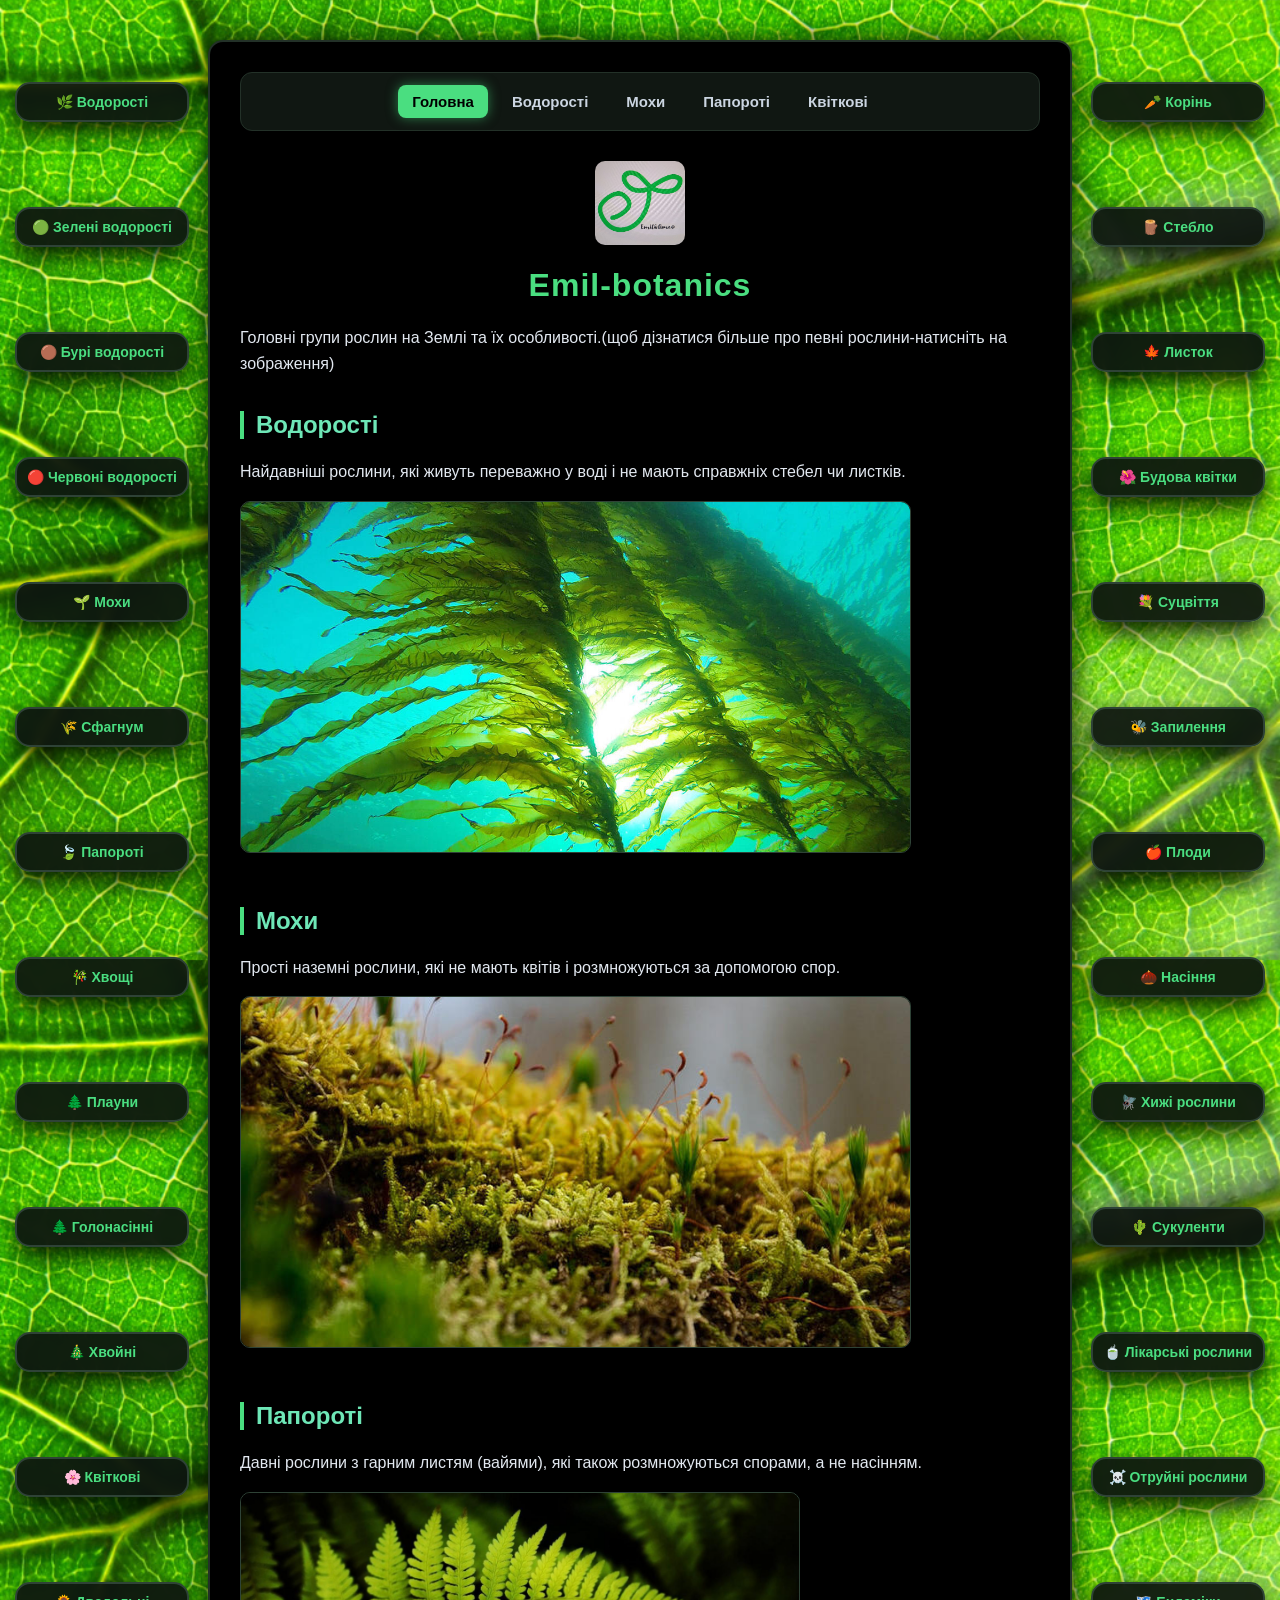
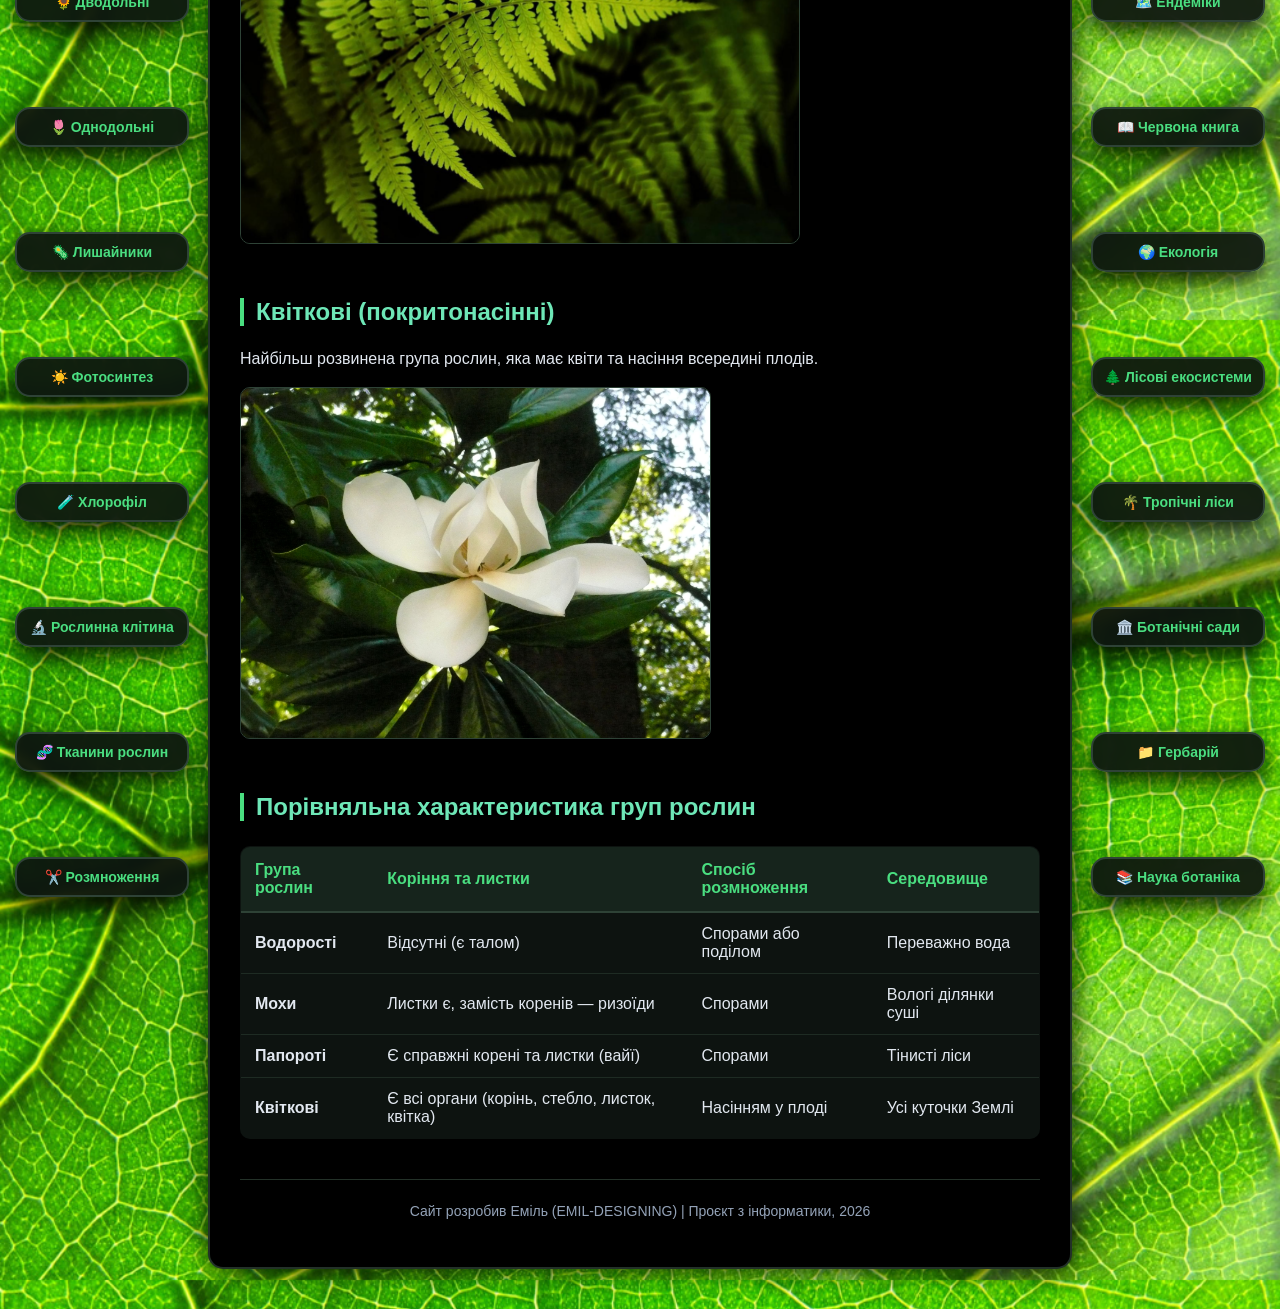
<file: index.html>
<!DOCTYPE html>
<html lang="uk">
<head>
    <meta charset="UTF-8">
    <meta name="viewport" content="width=device-width, initial-scale=1.0">
    <title>Emil-botanics</title>
    <link rel="icon" type="image/png" href="Nlogo.png">
    <link rel="stylesheet" href="style.css">
</head>
<body class="home-page">
   <div class="side-column side-left">
        <a href="https://uk.wikipedia.org/wiki/Водорості" target="_blank" class="side-banner"><span>🌿 Водорості</span></a>
        <a href="https://uk.wikipedia.org/wiki/Зелені_водорості" target="_blank" class="side-banner"><span>🟢 Зелені водорості</span></a>
        <a href="https://uk.wikipedia.org/wiki/Бурі_водорості" target="_blank" class="side-banner"><span>🟤 Бурі водорості</span></a>
        <a href="https://uk.wikipedia.org/wiki/Червоні_водорості" target="_blank" class="side-banner"><span>🔴 Червоні водорості</span></a>
        <a href="https://uk.wikipedia.org/wiki/Мохи" target="_blank" class="side-banner"><span>🌱 Мохи</span></a>
        <a href="https://uk.wikipedia.org/wiki/Сфагнум" target="_blank" class="side-banner"><span>🌾 Сфагнум</span></a>
        <a href="https://uk.wikipedia.org/wiki/Папоротеподібні" target="_blank" class="side-banner"><span>🍃 Папороті</span></a>
        <a href="https://uk.wikipedia.org/wiki/Хвощеподібні" target="_blank" class="side-banner"><span>🎋 Хвощі</span></a>
        <a href="https://uk.wikipedia.org/wiki/Плауноподібні" target="_blank" class="side-banner"><span>🌲 Плауни</span></a>
        <a href="https://uk.wikipedia.org/wiki/Голонасінні" target="_blank" class="side-banner"><span>🌲 Голонасінні</span></a>
        <a href="https://uk.wikipedia.org/wiki/Хвойні" target="_blank" class="side-banner"><span>🎄 Хвойні</span></a>
        <a href="https://uk.wikipedia.org/wiki/Покритонасінні" target="_blank" class="side-banner"><span>🌸 Квіткові</span></a>
        <a href="https://uk.wikipedia.org/wiki/Дводольні" target="_blank" class="side-banner"><span>🌻 Дводольні</span></a>
        <a href="https://uk.wikipedia.org/wiki/Однодольні" target="_blank" class="side-banner"><span>🌷 Однодольні</span></a>
        <a href="https://uk.wikipedia.org/wiki/Лишайники" target="_blank" class="side-banner"><span>🦠 Лишайники</span></a>
        <a href="https://uk.wikipedia.org/wiki/Фотосинтез" target="_blank" class="side-banner"><span>☀️ Фотосинтез</span></a>
        <a href="https://uk.wikipedia.org/wiki/Хлорофіл" target="_blank" class="side-banner"><span>🧪 Хлорофіл</span></a>
        <a href="https://uk.wikipedia.org/wiki/Клітина_рослин" target="_blank" class="side-banner"><span>🔬 Рослинна клітина</span></a>
        <a href="https://uk.wikipedia.org/wiki/Тканини_рослин" target="_blank" class="side-banner"><span>🧬 Тканини рослин</span></a>
        <a href="https://uk.wikipedia.org/wiki/Вегетативне_розмноження" target="_blank" class="side-banner"><span>✂️ Розмноження</span></a>
    </div>
    
<div class="side-column side-right">
        <a href="https://uk.wikipedia.org/wiki/Корінь" target="_blank" class="side-banner"><span>🥕 Корінь</span></a>
        <a href="https://uk.wikipedia.org/wiki/Стебло" target="_blank" class="side-banner"><span>🪵 Стебло</span></a>
        <a href="https://uk.wikipedia.org/wiki/Листок" target="_blank" class="side-banner"><span>🍁 Листок</span></a>
        <a href="https://uk.wikipedia.org/wiki/Квітка" target="_blank" class="side-banner"><span>🌺 Будова квітки</span></a>
        <a href="https://uk.wikipedia.org/wiki/Суцвіття" target="_blank" class="side-banner"><span>💐 Суцвіття</span></a>
        <a href="https://uk.wikipedia.org/wiki/Запилення" target="_blank" class="side-banner"><span>🐝 Запилення</span></a>
        <a href="https://uk.wikipedia.org/wiki/Плід" target="_blank" class="side-banner"><span>🍎 Плоди</span></a>
        <a href="https://uk.wikipedia.org/wiki/Насіння" target="_blank" class="side-banner"><span>🌰 Насіння</span></a>
        <a href="https://uk.wikipedia.org/wiki/Хижі_рослини" target="_blank" class="side-banner"><span>🪰 Хижі рослини</span></a>
        <a href="https://uk.wikipedia.org/wiki/Сукуленти" target="_blank" class="side-banner"><span>🌵 Сукуленти</span></a>
        <a href="https://uk.wikipedia.org/wiki/Лікарські_рослини" target="_blank" class="side-banner"><span>🍵 Лікарські рослини</span></a>
        <a href="https://uk.wikipedia.org/wiki/Отруйні_рослини" target="_blank" class="side-banner"><span>☠️ Отруйні рослини</span></a>
        <a href="https://uk.wikipedia.org/wiki/Ендеміки" target="_blank" class="side-banner"><span>🗺️ Ендеміки</span></a>
        <a href="https://uk.wikipedia.org/wiki/Червона_книга_України" target="_blank" class="side-banner"><span>📖 Червона книга</span></a>
        <a href="https://uk.wikipedia.org/wiki/Екологія" target="_blank" class="side-banner"><span>🌍 Екологія</span></a>
        <a href="https://uk.wikipedia.org/wiki/Ліс" target="_blank" class="side-banner"><span>🌲 Лісові екосистеми</span></a>
        <a href="https://uk.wikipedia.org/wiki/Тропічний_дощовий_ліс" target="_blank" class="side-banner"><span>🌴 Тропічні ліси</span></a>
        <a href="https://uk.wikipedia.org/wiki/Ботанічний_сад" target="_blank" class="side-banner"><span>🏛️ Ботанічні сади</span></a>
        <a href="https://uk.wikipedia.org/wiki/Гербарій" target="_blank" class="side-banner"><span>📁 Гербарій</span></a>
        <a href="https://uk.wikipedia.org/wiki/Ботаніка" target="_blank" class="side-banner"><span>📚 Наука ботаніка</span></a>
    </div>
    
    <nav class="navbar">
    <a href="index.html" class="active">Головна</a>
    <a href="vodorosti.html">Водорості</a>
    <a href="mohy.html">Мохи</a>
    <a href="paporot.html">Папороті</a>
    <a href="kvitkovi.html">Квіткові</a>
</nav>

    <img src="logo.png" alt="Логотип Emil-botanics" class="site-logo">

    <h1>Emil-botanics</h1>
    <p>Головні групи рослин на Землі та їх особливості.(щоб дізнатися більше про певні рослини-натисніть на зображення)</p>

    <h2>Водорості</h2>
    <p>Найдавніші рослини, які живуть переважно у воді і не мають справжніх стебел чи листків.</p>
    <a href="vodorosti.html">
        <img src="vodorosti.png" alt="Водорості">
    </a>

    <h2>Мохи</h2>
    <p>Прості наземні рослини, які не мають квітів і розмножуються за допомогою спор.</p>
    <a href="mohy.html">
        <img src="mohy.png" alt="Мохи">
    </a>

    <h2>Папороті</h2>
    <p>Давні рослини з гарним листям (вайями), які також розмножуються спорами, а не насінням.</p>
    <a href="paporot.html">
        <img src="paporot.png" alt="Папороті">
    </a>

    <h2>Квіткові (покритонасінні)</h2>
    <p>Найбільш розвинена група рослин, яка має квіти та насіння всередині плодів.</p>
    <a href="kvitkovi.html">
        <img src="kvitkovi.png" alt="Квіткові рослини">
    </a>

    <h2>Порівняльна характеристика груп рослин</h2>
    <table class="plants-table">
        <thead>
            <tr>
                <th>Група рослин</th>
                <th>Коріння та листки</th>
                <th>Спосіб розмноження</th>
                <th>Середовище</th>
            </tr>
        </thead>
        <tbody>
            <tr>
                <td><strong>Водорості</strong></td>
                <td>Відсутні (є талом)</td>
                <td>Спорами або поділом</td>
                <td>Переважно вода</td>
            </tr>
            <tr>
                <td><strong>Мохи</strong></td>
                <td>Листки є, замість коренів — ризоїди</td>
                <td>Спорами</td>
                <td>Вологі ділянки суші</td>
            </tr>
            <tr>
                <td><strong>Папороті</strong></td>
                <td>Є справжні корені та листки (вайї)</td>
                <td>Спорами</td>
                <td>Тінисті ліси</td>
            </tr>
            <tr>
                <td><strong>Квіткові</strong></td>
                <td>Є всі органи (корінь, стебло, листок, квітка)</td>
                <td>Насінням у плоді</td>
                <td>Усі куточки Землі</td>
            </tr>
        </tbody>
    </table>

    <hr style="border: 0; border-top: 1px solid #233128; margin: 40px 0 20px 0;">
    <p style="text-align: center; color: #94a3b8; font-size: 14px;">
        Сайт розробив Еміль (EMIL-DESIGNING) | Проєкт з інформатики, 2026
    </p>
</body>
</html>
</file>
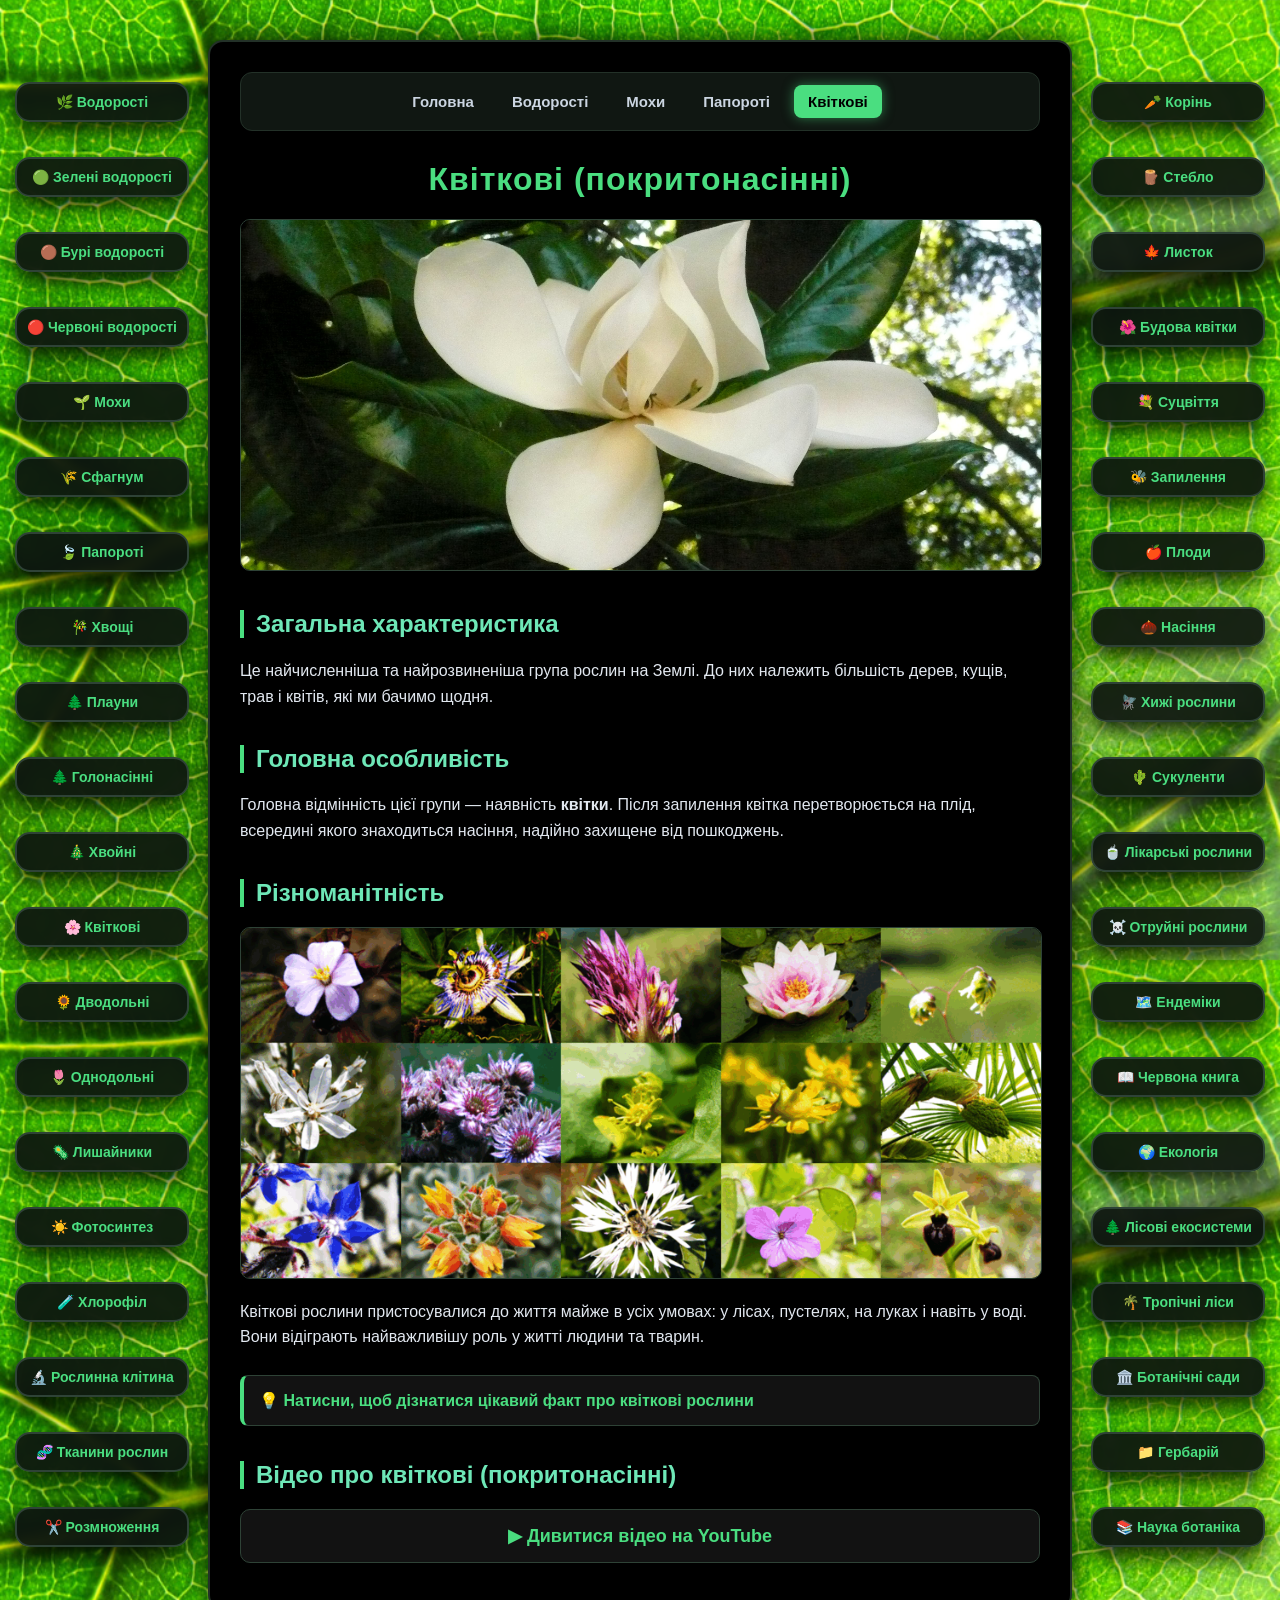
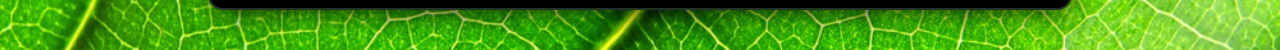
<file: kvitkovi.html>
<!DOCTYPE html>
<html lang="uk">
<head>
    <meta charset="UTF-8">
    <meta name="viewport" content="width=device-width, initial-scale=1.0">
    <title>Квіткові рослини — Emil-botanics</title>
    <link rel="icon" type="image/png" href="Nlogo.png">
    <link rel="stylesheet" href="style.css">
</head>
<body>
 <div class="side-column side-left">
        <a href="https://uk.wikipedia.org/wiki/Водорості" target="_blank" class="side-banner"><span>🌿 Водорості</span></a>
        <a href="https://uk.wikipedia.org/wiki/Зелені_водорості" target="_blank" class="side-banner"><span>🟢 Зелені водорості</span></a>
        <a href="https://uk.wikipedia.org/wiki/Бурі_водорості" target="_blank" class="side-banner"><span>🟤 Бурі водорості</span></a>
        <a href="https://uk.wikipedia.org/wiki/Червоні_водорості" target="_blank" class="side-banner"><span>🔴 Червоні водорості</span></a>
        <a href="https://uk.wikipedia.org/wiki/Мохи" target="_blank" class="side-banner"><span>🌱 Мохи</span></a>
        <a href="https://uk.wikipedia.org/wiki/Сфагнум" target="_blank" class="side-banner"><span>🌾 Сфагнум</span></a>
        <a href="https://uk.wikipedia.org/wiki/Папоротеподібні" target="_blank" class="side-banner"><span>🍃 Папороті</span></a>
        <a href="https://uk.wikipedia.org/wiki/Хвощеподібні" target="_blank" class="side-banner"><span>🎋 Хвощі</span></a>
        <a href="https://uk.wikipedia.org/wiki/Плауноподібні" target="_blank" class="side-banner"><span>🌲 Плауни</span></a>
        <a href="https://uk.wikipedia.org/wiki/Голонасінні" target="_blank" class="side-banner"><span>🌲 Голонасінні</span></a>
        <a href="https://uk.wikipedia.org/wiki/Хвойні" target="_blank" class="side-banner"><span>🎄 Хвойні</span></a>
        <a href="https://uk.wikipedia.org/wiki/Покритонасінні" target="_blank" class="side-banner"><span>🌸 Квіткові</span></a>
        <a href="https://uk.wikipedia.org/wiki/Дводольні" target="_blank" class="side-banner"><span>🌻 Дводольні</span></a>
        <a href="https://uk.wikipedia.org/wiki/Однодольні" target="_blank" class="side-banner"><span>🌷 Однодольні</span></a>
        <a href="https://uk.wikipedia.org/wiki/Лишайники" target="_blank" class="side-banner"><span>🦠 Лишайники</span></a>
        <a href="https://uk.wikipedia.org/wiki/Фотосинтез" target="_blank" class="side-banner"><span>☀️ Фотосинтез</span></a>
        <a href="https://uk.wikipedia.org/wiki/Хлорофіл" target="_blank" class="side-banner"><span>🧪 Хлорофіл</span></a>
        <a href="https://uk.wikipedia.org/wiki/Клітина_рослин" target="_blank" class="side-banner"><span>🔬 Рослинна клітина</span></a>
        <a href="https://uk.wikipedia.org/wiki/Тканини_рослин" target="_blank" class="side-banner"><span>🧬 Тканини рослин</span></a>
        <a href="https://uk.wikipedia.org/wiki/Вегетативне_розмноження" target="_blank" class="side-banner"><span>✂️ Розмноження</span></a>
    </div>
    
<div class="side-column side-right">
        <a href="https://uk.wikipedia.org/wiki/Корінь" target="_blank" class="side-banner"><span>🥕 Корінь</span></a>
        <a href="https://uk.wikipedia.org/wiki/Стебло" target="_blank" class="side-banner"><span>🪵 Стебло</span></a>
        <a href="https://uk.wikipedia.org/wiki/Листок" target="_blank" class="side-banner"><span>🍁 Листок</span></a>
        <a href="https://uk.wikipedia.org/wiki/Квітка" target="_blank" class="side-banner"><span>🌺 Будова квітки</span></a>
        <a href="https://uk.wikipedia.org/wiki/Суцвіття" target="_blank" class="side-banner"><span>💐 Суцвіття</span></a>
        <a href="https://uk.wikipedia.org/wiki/Запилення" target="_blank" class="side-banner"><span>🐝 Запилення</span></a>
        <a href="https://uk.wikipedia.org/wiki/Плід" target="_blank" class="side-banner"><span>🍎 Плоди</span></a>
        <a href="https://uk.wikipedia.org/wiki/Насіння" target="_blank" class="side-banner"><span>🌰 Насіння</span></a>
        <a href="https://uk.wikipedia.org/wiki/Хижі_рослини" target="_blank" class="side-banner"><span>🪰 Хижі рослини</span></a>
        <a href="https://uk.wikipedia.org/wiki/Сукуленти" target="_blank" class="side-banner"><span>🌵 Сукуленти</span></a>
        <a href="https://uk.wikipedia.org/wiki/Лікарські_рослини" target="_blank" class="side-banner"><span>🍵 Лікарські рослини</span></a>
        <a href="https://uk.wikipedia.org/wiki/Отруйні_рослини" target="_blank" class="side-banner"><span>☠️ Отруйні рослини</span></a>
        <a href="https://uk.wikipedia.org/wiki/Ендеміки" target="_blank" class="side-banner"><span>🗺️ Ендеміки</span></a>
        <a href="https://uk.wikipedia.org/wiki/Червона_книга_України" target="_blank" class="side-banner"><span>📖 Червона книга</span></a>
        <a href="https://uk.wikipedia.org/wiki/Екологія" target="_blank" class="side-banner"><span>🌍 Екологія</span></a>
        <a href="https://uk.wikipedia.org/wiki/Ліс" target="_blank" class="side-banner"><span>🌲 Лісові екосистеми</span></a>
        <a href="https://uk.wikipedia.org/wiki/Тропічний_дощовий_ліс" target="_blank" class="side-banner"><span>🌴 Тропічні ліси</span></a>
        <a href="https://uk.wikipedia.org/wiki/Ботанічний_сад" target="_blank" class="side-banner"><span>🏛️ Ботанічні сади</span></a>
        <a href="https://uk.wikipedia.org/wiki/Гербарій" target="_blank" class="side-banner"><span>📁 Гербарій</span></a>
        <a href="https://uk.wikipedia.org/wiki/Ботаніка" target="_blank" class="side-banner"><span>📚 Наука ботаніка</span></a>
    </div>
    
    <nav class="navbar">
        <a href="index.html">Головна</a>
        <a href="vodorosti.html">Водорості</a>
        <a href="mohy.html">Мохи</a>
        <a href="paporot.html">Папороті</a>
        <a href="kvitkovi.html" class="active">Квіткові</a>
    </nav>

    <h1>Квіткові (покритонасінні)</h1>
    
    <img src="kvitkovi.png" alt="Квіткові рослини">
    
    <h2>Загальна характеристика</h2>
    <p>Це найчисленніша та найрозвиненіша група рослин на Землі. До них належить більшість дерев, кущів, трав і квітів, які ми бачимо щодня.</p>
    
    <h2>Головна особливість</h2>
    <p>Головна відмінність цієї групи — наявність <strong>квітки</strong>. Після запилення квітка перетворюється на плід, всередині якого знаходиться насіння, надійно захищене від пошкоджень.</p>

    <h2>Різноманітність</h2>
    <img src="kvitkovi-2.png" alt="Різноманіття квітів">
    <p>Квіткові рослини пристосувалися до життя майже в усіх умовах: у лісах, пустелях, на луках і навіть у воді. Вони відіграють найважливішу роль у житті людини та тварин.</p>
    
    <details class="fact-box">
        <summary>💡 Натисни, щоб дізнатися цікавий факт про квіткові рослини</summary>
        <p>Найбільша квітка у світі — Рафлезія Арнольді. Її діаметр може сягати 1 метра, а вага — до 10 кілограмів!</p>
    </details>

    <h2>Відео про квіткові (покритонасінні)</h2>
    <a href="https://youtu.be/4RFJccNSCmU?si=XzF--jOR1vD2yglH" target="_blank" class="video-btn">
        ▶ Дивитися відео на YouTube
    </a>
</body>
</html>
</file>
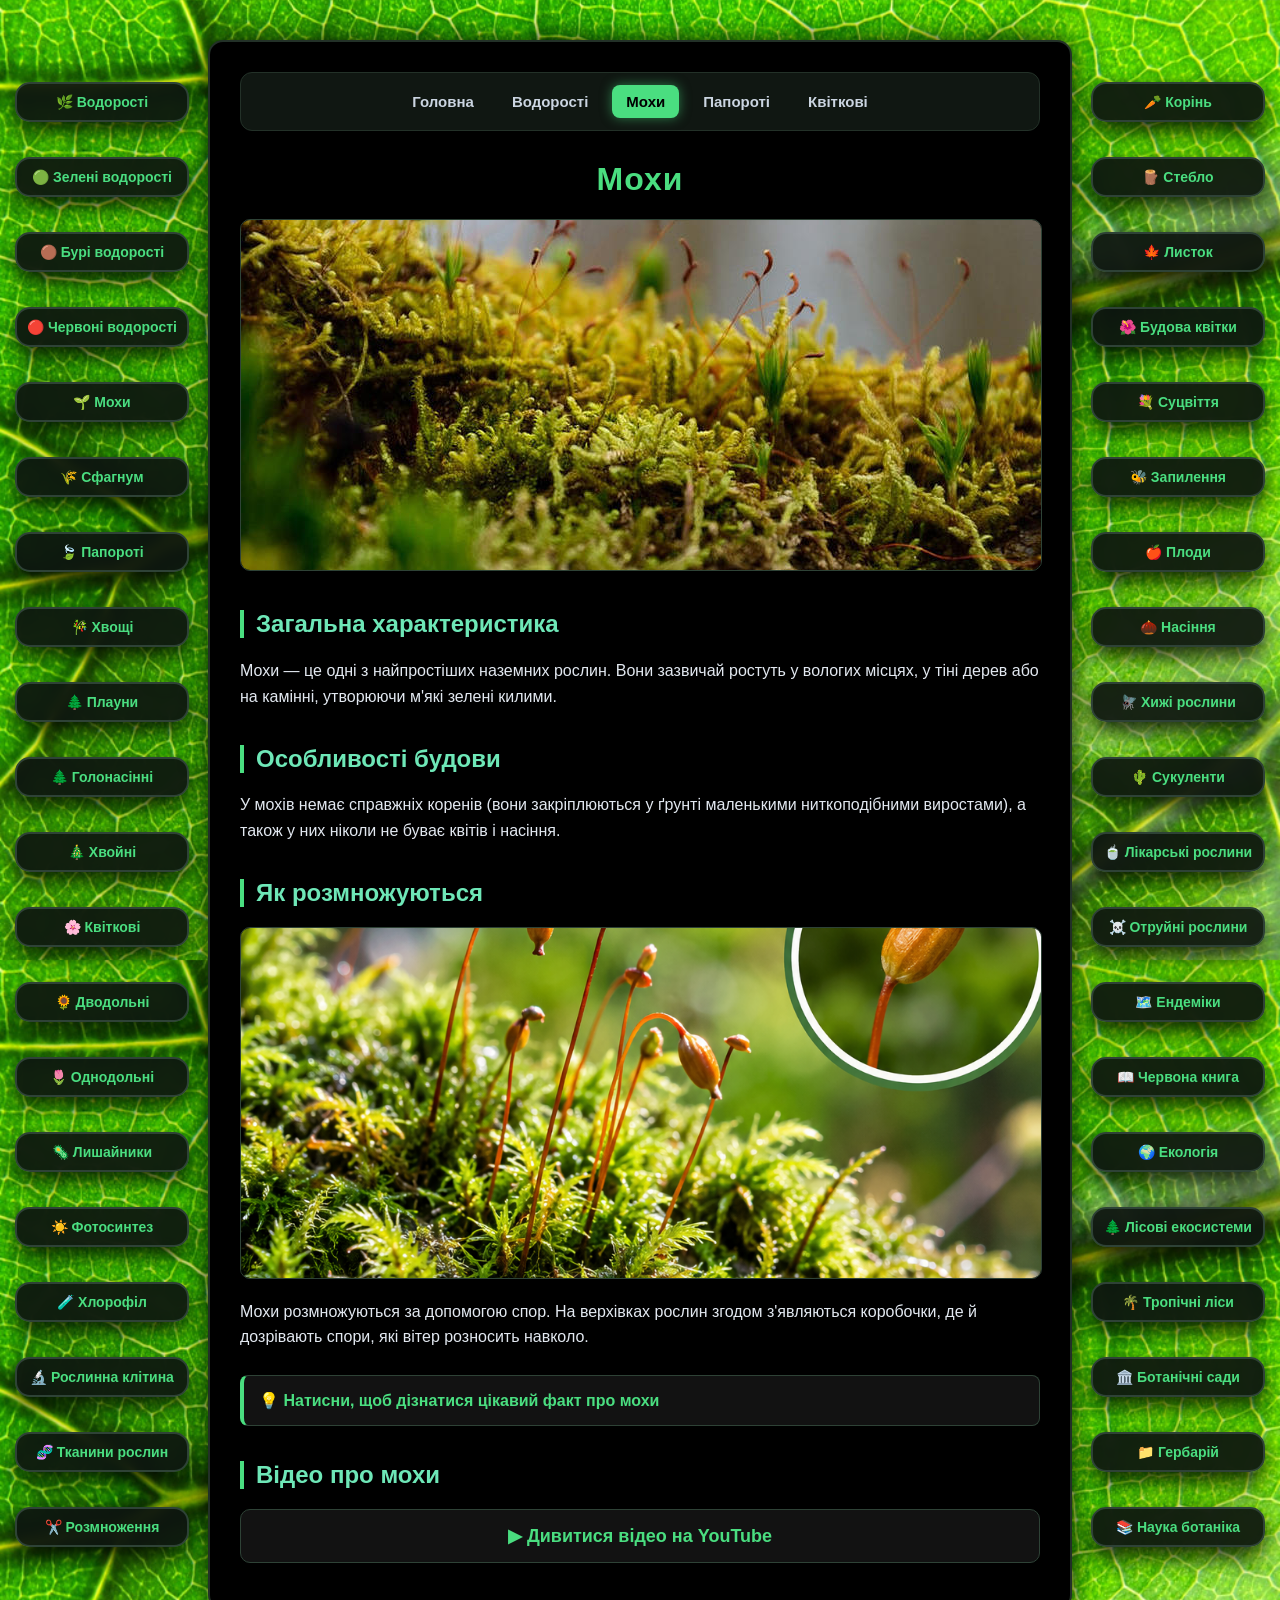
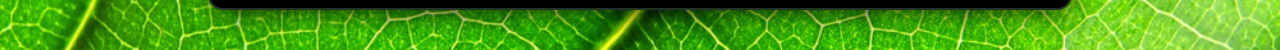
<file: mohy.html>
<!DOCTYPE html>
<html lang="uk">
<head>
    <meta charset="UTF-8">
    <meta name="viewport" content="width=device-width, initial-scale=1.0">
    <title>Мохи — Emil-botanics</title>
    <link rel="icon" type="image/png" href="Nlogo.png">
    <link rel="stylesheet" href="style.css">
</head>
<body>
 <div class="side-column side-left">
        <a href="https://uk.wikipedia.org/wiki/Водорості" target="_blank" class="side-banner"><span>🌿 Водорості</span></a>
        <a href="https://uk.wikipedia.org/wiki/Зелені_водорості" target="_blank" class="side-banner"><span>🟢 Зелені водорості</span></a>
        <a href="https://uk.wikipedia.org/wiki/Бурі_водорості" target="_blank" class="side-banner"><span>🟤 Бурі водорості</span></a>
        <a href="https://uk.wikipedia.org/wiki/Червоні_водорості" target="_blank" class="side-banner"><span>🔴 Червоні водорості</span></a>
        <a href="https://uk.wikipedia.org/wiki/Мохи" target="_blank" class="side-banner"><span>🌱 Мохи</span></a>
        <a href="https://uk.wikipedia.org/wiki/Сфагнум" target="_blank" class="side-banner"><span>🌾 Сфагнум</span></a>
        <a href="https://uk.wikipedia.org/wiki/Папоротеподібні" target="_blank" class="side-banner"><span>🍃 Папороті</span></a>
        <a href="https://uk.wikipedia.org/wiki/Хвощеподібні" target="_blank" class="side-banner"><span>🎋 Хвощі</span></a>
        <a href="https://uk.wikipedia.org/wiki/Плауноподібні" target="_blank" class="side-banner"><span>🌲 Плауни</span></a>
        <a href="https://uk.wikipedia.org/wiki/Голонасінні" target="_blank" class="side-banner"><span>🌲 Голонасінні</span></a>
        <a href="https://uk.wikipedia.org/wiki/Хвойні" target="_blank" class="side-banner"><span>🎄 Хвойні</span></a>
        <a href="https://uk.wikipedia.org/wiki/Покритонасінні" target="_blank" class="side-banner"><span>🌸 Квіткові</span></a>
        <a href="https://uk.wikipedia.org/wiki/Дводольні" target="_blank" class="side-banner"><span>🌻 Дводольні</span></a>
        <a href="https://uk.wikipedia.org/wiki/Однодольні" target="_blank" class="side-banner"><span>🌷 Однодольні</span></a>
        <a href="https://uk.wikipedia.org/wiki/Лишайники" target="_blank" class="side-banner"><span>🦠 Лишайники</span></a>
        <a href="https://uk.wikipedia.org/wiki/Фотосинтез" target="_blank" class="side-banner"><span>☀️ Фотосинтез</span></a>
        <a href="https://uk.wikipedia.org/wiki/Хлорофіл" target="_blank" class="side-banner"><span>🧪 Хлорофіл</span></a>
        <a href="https://uk.wikipedia.org/wiki/Клітина_рослин" target="_blank" class="side-banner"><span>🔬 Рослинна клітина</span></a>
        <a href="https://uk.wikipedia.org/wiki/Тканини_рослин" target="_blank" class="side-banner"><span>🧬 Тканини рослин</span></a>
        <a href="https://uk.wikipedia.org/wiki/Вегетативне_розмноження" target="_blank" class="side-banner"><span>✂️ Розмноження</span></a>
    </div>
    
<div class="side-column side-right">
        <a href="https://uk.wikipedia.org/wiki/Корінь" target="_blank" class="side-banner"><span>🥕 Корінь</span></a>
        <a href="https://uk.wikipedia.org/wiki/Стебло" target="_blank" class="side-banner"><span>🪵 Стебло</span></a>
        <a href="https://uk.wikipedia.org/wiki/Листок" target="_blank" class="side-banner"><span>🍁 Листок</span></a>
        <a href="https://uk.wikipedia.org/wiki/Квітка" target="_blank" class="side-banner"><span>🌺 Будова квітки</span></a>
        <a href="https://uk.wikipedia.org/wiki/Суцвіття" target="_blank" class="side-banner"><span>💐 Суцвіття</span></a>
        <a href="https://uk.wikipedia.org/wiki/Запилення" target="_blank" class="side-banner"><span>🐝 Запилення</span></a>
        <a href="https://uk.wikipedia.org/wiki/Плід" target="_blank" class="side-banner"><span>🍎 Плоди</span></a>
        <a href="https://uk.wikipedia.org/wiki/Насіння" target="_blank" class="side-banner"><span>🌰 Насіння</span></a>
        <a href="https://uk.wikipedia.org/wiki/Хижі_рослини" target="_blank" class="side-banner"><span>🪰 Хижі рослини</span></a>
        <a href="https://uk.wikipedia.org/wiki/Сукуленти" target="_blank" class="side-banner"><span>🌵 Сукуленти</span></a>
        <a href="https://uk.wikipedia.org/wiki/Лікарські_рослини" target="_blank" class="side-banner"><span>🍵 Лікарські рослини</span></a>
        <a href="https://uk.wikipedia.org/wiki/Отруйні_рослини" target="_blank" class="side-banner"><span>☠️ Отруйні рослини</span></a>
        <a href="https://uk.wikipedia.org/wiki/Ендеміки" target="_blank" class="side-banner"><span>🗺️ Ендеміки</span></a>
        <a href="https://uk.wikipedia.org/wiki/Червона_книга_України" target="_blank" class="side-banner"><span>📖 Червона книга</span></a>
        <a href="https://uk.wikipedia.org/wiki/Екологія" target="_blank" class="side-banner"><span>🌍 Екологія</span></a>
        <a href="https://uk.wikipedia.org/wiki/Ліс" target="_blank" class="side-banner"><span>🌲 Лісові екосистеми</span></a>
        <a href="https://uk.wikipedia.org/wiki/Тропічний_дощовий_ліс" target="_blank" class="side-banner"><span>🌴 Тропічні ліси</span></a>
        <a href="https://uk.wikipedia.org/wiki/Ботанічний_сад" target="_blank" class="side-banner"><span>🏛️ Ботанічні сади</span></a>
        <a href="https://uk.wikipedia.org/wiki/Гербарій" target="_blank" class="side-banner"><span>📁 Гербарій</span></a>
        <a href="https://uk.wikipedia.org/wiki/Ботаніка" target="_blank" class="side-banner"><span>📚 Наука ботаніка</span></a>
    </div>
    <nav class="navbar">
        <a href="index.html">Головна</a>
        <a href="vodorosti.html">Водорості</a>
        <a href="mohy.html" class="active">Мохи</a>
        <a href="paporot.html">Папороті</a>
        <a href="kvitkovi.html">Квіткові</a>
    </nav>

    <h1>Мохи</h1>
    
    <img src="mohy.png" alt="Мохи">
    
    <h2>Загальна характеристика</h2>
    <p>Мохи — це одні з найпростіших наземних рослин. Вони зазвичай ростуть у вологих місцях, у тіні дерев або на камінні, утворюючи м'які зелені килими.</p>
    
    <h2>Особливості будови</h2>
    <p>У мохів немає справжніх коренів (вони закріплюються у ґрунті маленькими ниткоподібними виростами), а також у них ніколи не буває квітів і насіння.</p>

    <h2>Як розмножуються</h2>
    <img src="mohy-spory.png" alt="Спори моху">
    <p>Мохи розмножуються за допомогою спор. На верхівках рослин згодом з'являються коробочки, де й дозрівають спори, які вітер розносить навколо.</p>
    
    <details class="fact-box">
        <summary>💡 Натисни, щоб дізнатися цікавий факт про мохи</summary>
        <p>Мох сфагнум здатний вбирати води у 20 разів більше за власну вагу, тому в давнину його використовували замість вати!</p>
    </details>

    <h2>Відео про мохи</h2>
    <a href="https://youtu.be/e_w0dmCX9Hg?si=WXWKUVh6oB_iAnUa" target="_blank" class="video-btn">
        ▶ Дивитися відео на YouTube
    </a>
</body>
</html>
</file>
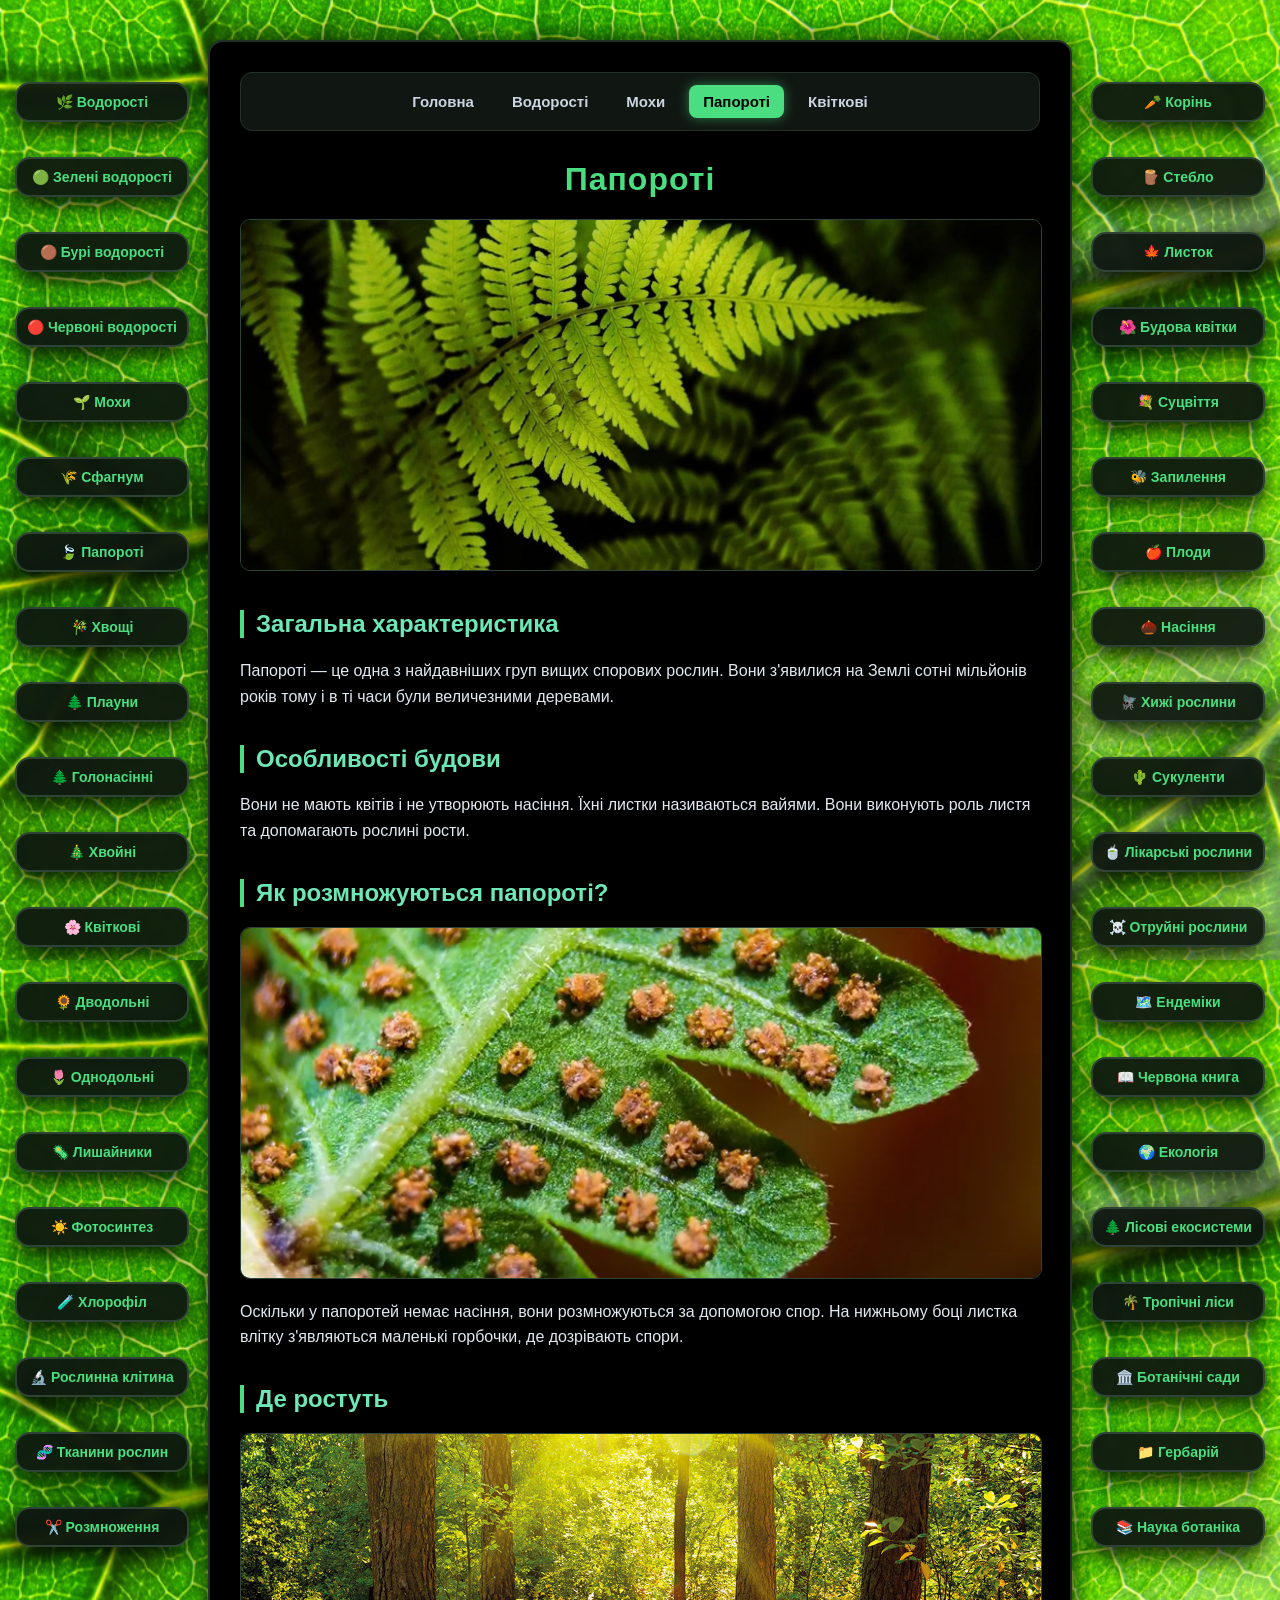
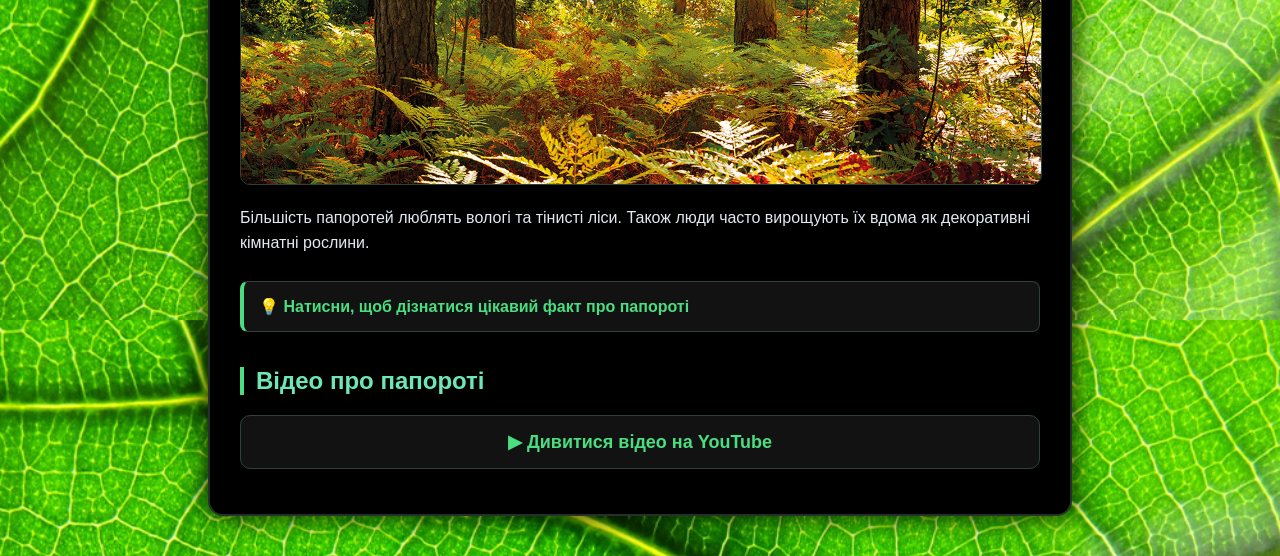
<file: paporot.html>
<!DOCTYPE html>
<html lang="uk">
<head>
    <meta charset="UTF-8">
    <meta name="viewport" content="width=device-width, initial-scale=1.0">
    <title>Папороті — Emil-botanics</title>
    <link rel="icon" type="image/png" href="Nlogo.png">
    <link rel="stylesheet" href="style.css">
</head>
<body>
        <div class="side-column side-left">
        <a href="https://uk.wikipedia.org/wiki/Водорості" target="_blank" class="side-banner"><span>🌿 Водорості</span></a>
        <a href="https://uk.wikipedia.org/wiki/Зелені_водорості" target="_blank" class="side-banner"><span>🟢 Зелені водорості</span></a>
        <a href="https://uk.wikipedia.org/wiki/Бурі_водорості" target="_blank" class="side-banner"><span>🟤 Бурі водорості</span></a>
        <a href="https://uk.wikipedia.org/wiki/Червоні_водорості" target="_blank" class="side-banner"><span>🔴 Червоні водорості</span></a>
        <a href="https://uk.wikipedia.org/wiki/Мохи" target="_blank" class="side-banner"><span>🌱 Мохи</span></a>
        <a href="https://uk.wikipedia.org/wiki/Сфагнум" target="_blank" class="side-banner"><span>🌾 Сфагнум</span></a>
        <a href="https://uk.wikipedia.org/wiki/Папоротеподібні" target="_blank" class="side-banner"><span>🍃 Папороті</span></a>
        <a href="https://uk.wikipedia.org/wiki/Хвощеподібні" target="_blank" class="side-banner"><span>🎋 Хвощі</span></a>
        <a href="https://uk.wikipedia.org/wiki/Плауноподібні" target="_blank" class="side-banner"><span>🌲 Плауни</span></a>
        <a href="https://uk.wikipedia.org/wiki/Голонасінні" target="_blank" class="side-banner"><span>🌲 Голонасінні</span></a>
        <a href="https://uk.wikipedia.org/wiki/Хвойні" target="_blank" class="side-banner"><span>🎄 Хвойні</span></a>
        <a href="https://uk.wikipedia.org/wiki/Покритонасінні" target="_blank" class="side-banner"><span>🌸 Квіткові</span></a>
        <a href="https://uk.wikipedia.org/wiki/Дводольні" target="_blank" class="side-banner"><span>🌻 Дводольні</span></a>
        <a href="https://uk.wikipedia.org/wiki/Однодольні" target="_blank" class="side-banner"><span>🌷 Однодольні</span></a>
        <a href="https://uk.wikipedia.org/wiki/Лишайники" target="_blank" class="side-banner"><span>🦠 Лишайники</span></a>
        <a href="https://uk.wikipedia.org/wiki/Фотосинтез" target="_blank" class="side-banner"><span>☀️ Фотосинтез</span></a>
        <a href="https://uk.wikipedia.org/wiki/Хлорофіл" target="_blank" class="side-banner"><span>🧪 Хлорофіл</span></a>
        <a href="https://uk.wikipedia.org/wiki/Клітина_рослин" target="_blank" class="side-banner"><span>🔬 Рослинна клітина</span></a>
        <a href="https://uk.wikipedia.org/wiki/Тканини_рослин" target="_blank" class="side-banner"><span>🧬 Тканини рослин</span></a>
        <a href="https://uk.wikipedia.org/wiki/Вегетативне_розмноження" target="_blank" class="side-banner"><span>✂️ Розмноження</span></a>
    </div>
    
<div class="side-column side-right">
        <a href="https://uk.wikipedia.org/wiki/Корінь" target="_blank" class="side-banner"><span>🥕 Корінь</span></a>
        <a href="https://uk.wikipedia.org/wiki/Стебло" target="_blank" class="side-banner"><span>🪵 Стебло</span></a>
        <a href="https://uk.wikipedia.org/wiki/Листок" target="_blank" class="side-banner"><span>🍁 Листок</span></a>
        <a href="https://uk.wikipedia.org/wiki/Квітка" target="_blank" class="side-banner"><span>🌺 Будова квітки</span></a>
        <a href="https://uk.wikipedia.org/wiki/Суцвіття" target="_blank" class="side-banner"><span>💐 Суцвіття</span></a>
        <a href="https://uk.wikipedia.org/wiki/Запилення" target="_blank" class="side-banner"><span>🐝 Запилення</span></a>
        <a href="https://uk.wikipedia.org/wiki/Плід" target="_blank" class="side-banner"><span>🍎 Плоди</span></a>
        <a href="https://uk.wikipedia.org/wiki/Насіння" target="_blank" class="side-banner"><span>🌰 Насіння</span></a>
        <a href="https://uk.wikipedia.org/wiki/Хижі_рослини" target="_blank" class="side-banner"><span>🪰 Хижі рослини</span></a>
        <a href="https://uk.wikipedia.org/wiki/Сукуленти" target="_blank" class="side-banner"><span>🌵 Сукуленти</span></a>
        <a href="https://uk.wikipedia.org/wiki/Лікарські_рослини" target="_blank" class="side-banner"><span>🍵 Лікарські рослини</span></a>
        <a href="https://uk.wikipedia.org/wiki/Отруйні_рослини" target="_blank" class="side-banner"><span>☠️ Отруйні рослини</span></a>
        <a href="https://uk.wikipedia.org/wiki/Ендеміки" target="_blank" class="side-banner"><span>🗺️ Ендеміки</span></a>
        <a href="https://uk.wikipedia.org/wiki/Червона_книга_України" target="_blank" class="side-banner"><span>📖 Червона книга</span></a>
        <a href="https://uk.wikipedia.org/wiki/Екологія" target="_blank" class="side-banner"><span>🌍 Екологія</span></a>
        <a href="https://uk.wikipedia.org/wiki/Ліс" target="_blank" class="side-banner"><span>🌲 Лісові екосистеми</span></a>
        <a href="https://uk.wikipedia.org/wiki/Тропічний_дощовий_ліс" target="_blank" class="side-banner"><span>🌴 Тропічні ліси</span></a>
        <a href="https://uk.wikipedia.org/wiki/Ботанічний_сад" target="_blank" class="side-banner"><span>🏛️ Ботанічні сади</span></a>
        <a href="https://uk.wikipedia.org/wiki/Гербарій" target="_blank" class="side-banner"><span>📁 Гербарій</span></a>
        <a href="https://uk.wikipedia.org/wiki/Ботаніка" target="_blank" class="side-banner"><span>📚 Наука ботаніка</span></a>
    </div>
    <nav class="navbar">
        <a href="index.html">Головна</a>
        <a href="vodorosti.html">Водорості</a>
        <a href="mohy.html">Мохи</a>
        <a href="paporot.html" class="active">Папороті</a>
        <a href="kvitkovi.html">Квіткові</a>
    </nav>

    <h1>Папороті</h1>
    
    <img src="paporot.png" alt="Папороті">
    
    <h2>Загальна характеристика</h2>
    <p>Папороті — це одна з найдавніших груп вищих спорових рослин. Вони з'явилися на Землі сотні мільйонів років тому і в ті часи були величезними деревами.</p>
    
    <h2>Особливості будови</h2>
    <p>Вони не мають квітів і не утворюють насіння. Їхні листки називаються вайями. Вони виконують роль листя та допомагають рослині рости.</p>

    <h2>Як розмножуються папороті?</h2>
    <img src="paporot-spory.png" alt="Спори папороті">
    <p>Оскільки у папоротей немає насіння, вони розмножуються за допомогою спор. На нижньому боці листка влітку з'являються маленькі горбочки, де дозрівають спори.</p>

    <h2>Де ростуть</h2>
    <img src="paporot-forest.png" alt="Папороті в лісі">
    <p>Більшість папоротей люблять вологі та тінисті ліси. Також люди часто вирощують їх вдома як декоративні кімнатні рослини.</p>
    
    <details class="fact-box">
        <summary>💡 Натисни, щоб дізнатися цікавий факт про папороті</summary>
        <p>Існує легенда, що папороть цвіте лише раз на рік у ніч на Івана Купала, але з погляду біології вона взагалі ніколи не цвіте!</p>
    </details>

    <h2>Відео про папороті</h2>
    <a href="https://youtu.be/vz3viXFEXAA?si=4van68A9BmOiztV6" target="_blank" class="video-btn">
        ▶ Дивитися відео на YouTube
    </a>
</body>
</html>
</file>
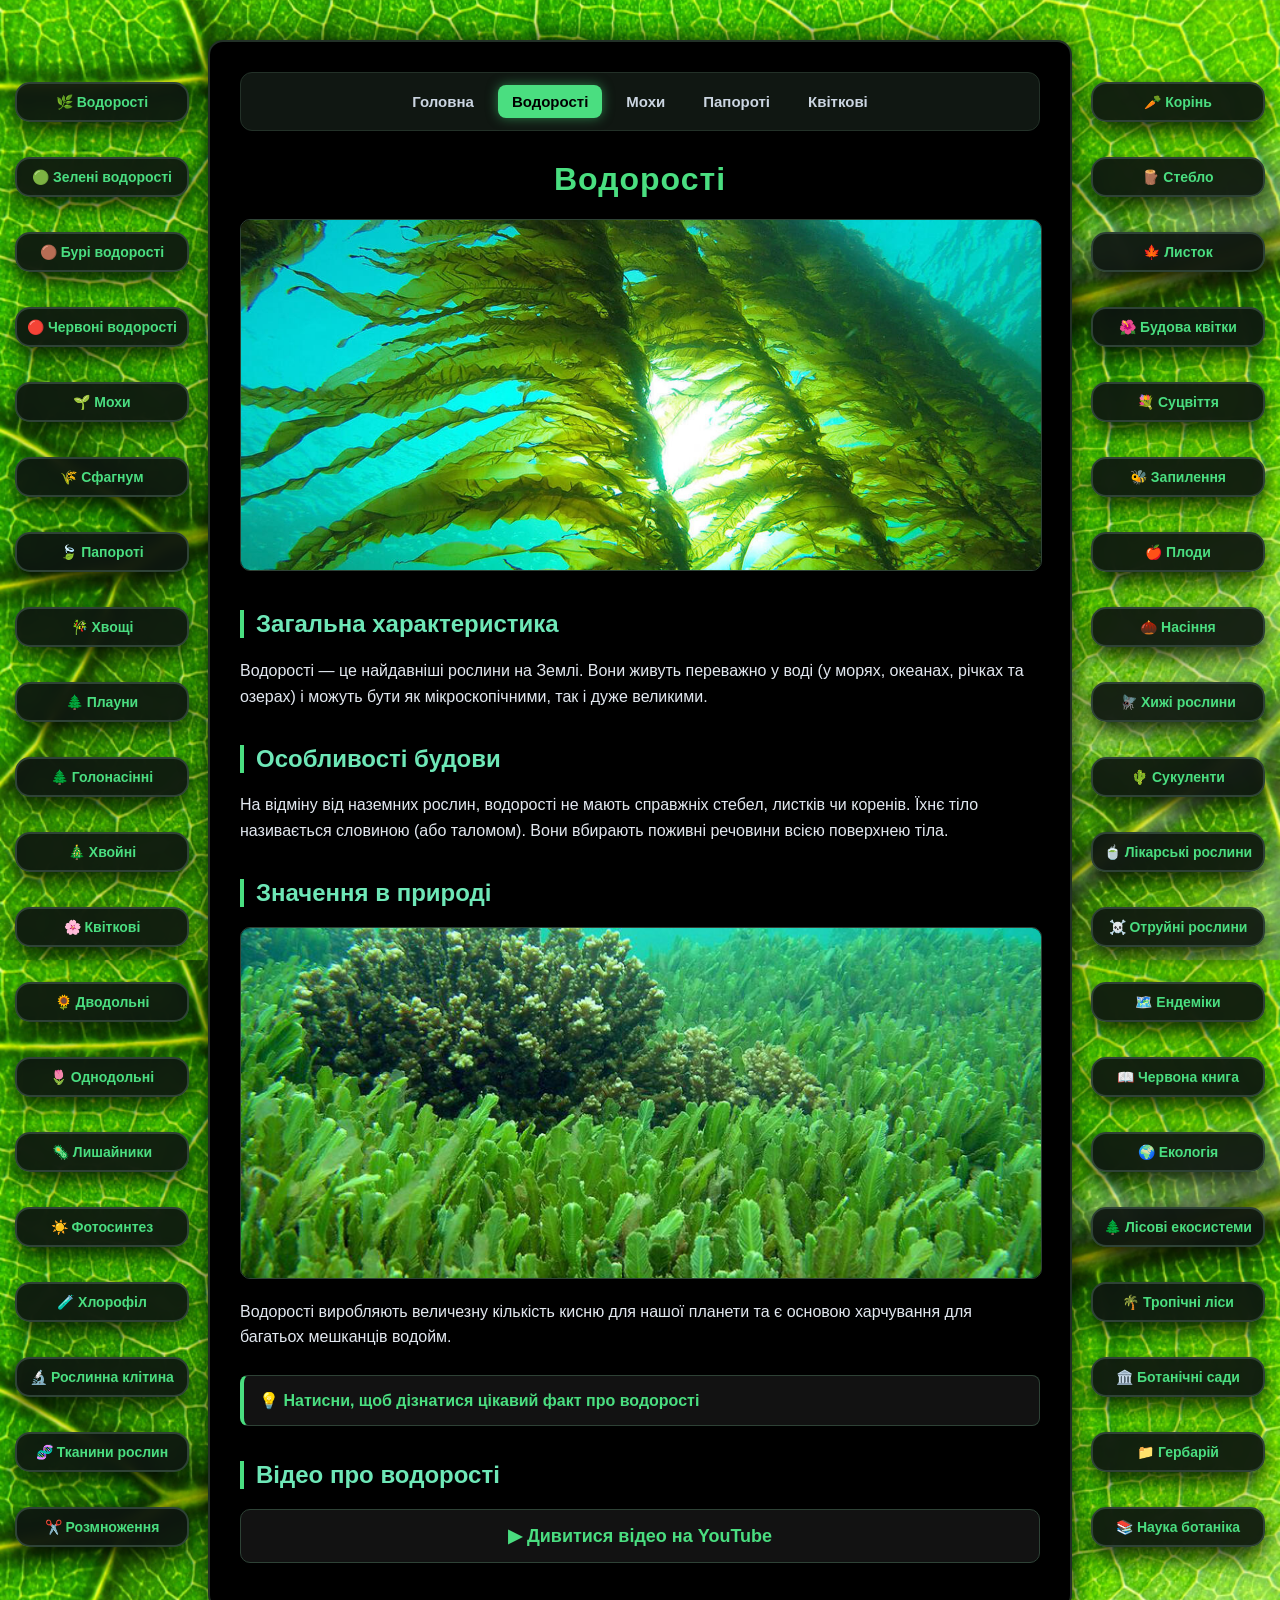
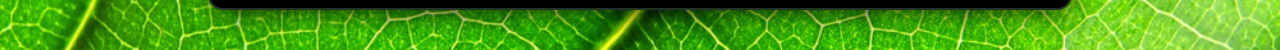
<file: vodorosti.html>
<!DOCTYPE html>
<html lang="uk">
<head>
    <meta charset="UTF-8">
    <meta name="viewport" content="width=device-width, initial-scale=1.0">
    <title>Водорості — Emil-botanics</title>
    <link rel="icon" type="image/png" href="Nlogo.png">
    <link rel="stylesheet" href="style.css">
</head>
<body>
 <div class="side-column side-left">
        <a href="https://uk.wikipedia.org/wiki/Водорості" target="_blank" class="side-banner"><span>🌿 Водорості</span></a>
        <a href="https://uk.wikipedia.org/wiki/Зелені_водорості" target="_blank" class="side-banner"><span>🟢 Зелені водорості</span></a>
        <a href="https://uk.wikipedia.org/wiki/Бурі_водорості" target="_blank" class="side-banner"><span>🟤 Бурі водорості</span></a>
        <a href="https://uk.wikipedia.org/wiki/Червоні_водорості" target="_blank" class="side-banner"><span>🔴 Червоні водорості</span></a>
        <a href="https://uk.wikipedia.org/wiki/Мохи" target="_blank" class="side-banner"><span>🌱 Мохи</span></a>
        <a href="https://uk.wikipedia.org/wiki/Сфагнум" target="_blank" class="side-banner"><span>🌾 Сфагнум</span></a>
        <a href="https://uk.wikipedia.org/wiki/Папоротеподібні" target="_blank" class="side-banner"><span>🍃 Папороті</span></a>
        <a href="https://uk.wikipedia.org/wiki/Хвощеподібні" target="_blank" class="side-banner"><span>🎋 Хвощі</span></a>
        <a href="https://uk.wikipedia.org/wiki/Плауноподібні" target="_blank" class="side-banner"><span>🌲 Плауни</span></a>
        <a href="https://uk.wikipedia.org/wiki/Голонасінні" target="_blank" class="side-banner"><span>🌲 Голонасінні</span></a>
        <a href="https://uk.wikipedia.org/wiki/Хвойні" target="_blank" class="side-banner"><span>🎄 Хвойні</span></a>
        <a href="https://uk.wikipedia.org/wiki/Покритонасінні" target="_blank" class="side-banner"><span>🌸 Квіткові</span></a>
        <a href="https://uk.wikipedia.org/wiki/Дводольні" target="_blank" class="side-banner"><span>🌻 Дводольні</span></a>
        <a href="https://uk.wikipedia.org/wiki/Однодольні" target="_blank" class="side-banner"><span>🌷 Однодольні</span></a>
        <a href="https://uk.wikipedia.org/wiki/Лишайники" target="_blank" class="side-banner"><span>🦠 Лишайники</span></a>
        <a href="https://uk.wikipedia.org/wiki/Фотосинтез" target="_blank" class="side-banner"><span>☀️ Фотосинтез</span></a>
        <a href="https://uk.wikipedia.org/wiki/Хлорофіл" target="_blank" class="side-banner"><span>🧪 Хлорофіл</span></a>
        <a href="https://uk.wikipedia.org/wiki/Клітина_рослин" target="_blank" class="side-banner"><span>🔬 Рослинна клітина</span></a>
        <a href="https://uk.wikipedia.org/wiki/Тканини_рослин" target="_blank" class="side-banner"><span>🧬 Тканини рослин</span></a>
        <a href="https://uk.wikipedia.org/wiki/Вегетативне_розмноження" target="_blank" class="side-banner"><span>✂️ Розмноження</span></a>
    </div>
    
<div class="side-column side-right">
        <a href="https://uk.wikipedia.org/wiki/Корінь" target="_blank" class="side-banner"><span>🥕 Корінь</span></a>
        <a href="https://uk.wikipedia.org/wiki/Стебло" target="_blank" class="side-banner"><span>🪵 Стебло</span></a>
        <a href="https://uk.wikipedia.org/wiki/Листок" target="_blank" class="side-banner"><span>🍁 Листок</span></a>
        <a href="https://uk.wikipedia.org/wiki/Квітка" target="_blank" class="side-banner"><span>🌺 Будова квітки</span></a>
        <a href="https://uk.wikipedia.org/wiki/Суцвіття" target="_blank" class="side-banner"><span>💐 Суцвіття</span></a>
        <a href="https://uk.wikipedia.org/wiki/Запилення" target="_blank" class="side-banner"><span>🐝 Запилення</span></a>
        <a href="https://uk.wikipedia.org/wiki/Плід" target="_blank" class="side-banner"><span>🍎 Плоди</span></a>
        <a href="https://uk.wikipedia.org/wiki/Насіння" target="_blank" class="side-banner"><span>🌰 Насіння</span></a>
        <a href="https://uk.wikipedia.org/wiki/Хижі_рослини" target="_blank" class="side-banner"><span>🪰 Хижі рослини</span></a>
        <a href="https://uk.wikipedia.org/wiki/Сукуленти" target="_blank" class="side-banner"><span>🌵 Сукуленти</span></a>
        <a href="https://uk.wikipedia.org/wiki/Лікарські_рослини" target="_blank" class="side-banner"><span>🍵 Лікарські рослини</span></a>
        <a href="https://uk.wikipedia.org/wiki/Отруйні_рослини" target="_blank" class="side-banner"><span>☠️ Отруйні рослини</span></a>
        <a href="https://uk.wikipedia.org/wiki/Ендеміки" target="_blank" class="side-banner"><span>🗺️ Ендеміки</span></a>
        <a href="https://uk.wikipedia.org/wiki/Червона_книга_України" target="_blank" class="side-banner"><span>📖 Червона книга</span></a>
        <a href="https://uk.wikipedia.org/wiki/Екологія" target="_blank" class="side-banner"><span>🌍 Екологія</span></a>
        <a href="https://uk.wikipedia.org/wiki/Ліс" target="_blank" class="side-banner"><span>🌲 Лісові екосистеми</span></a>
        <a href="https://uk.wikipedia.org/wiki/Тропічний_дощовий_ліс" target="_blank" class="side-banner"><span>🌴 Тропічні ліси</span></a>
        <a href="https://uk.wikipedia.org/wiki/Ботанічний_сад" target="_blank" class="side-banner"><span>🏛️ Ботанічні сади</span></a>
        <a href="https://uk.wikipedia.org/wiki/Гербарій" target="_blank" class="side-banner"><span>📁 Гербарій</span></a>
        <a href="https://uk.wikipedia.org/wiki/Ботаніка" target="_blank" class="side-banner"><span>📚 Наука ботаніка</span></a>
    </div>
    <nav class="navbar">
        <a href="index.html">Головна</a>
        <a href="vodorosti.html" class="active">Водорості</a>
        <a href="mohy.html">Мохи</a>
        <a href="paporot.html">Папороті</a>
        <a href="kvitkovi.html">Квіткові</a>
    </nav>

    <h1>Водорості</h1>
    
    <img src="vodorosti.png" alt="Водорості">
    
    <h2>Загальна характеристика</h2>
    <p>Водорості — це найдавніші рослини на Землі. Вони живуть переважно у воді (у морях, океанах, річках та озерах) і можуть бути як мікроскопічними, так і дуже великими.</p>
    
    <h2>Особливості будови</h2>
    <p>На відміну від наземних рослин, водорості не мають справжніх стебел, листків чи коренів. Їхнє тіло називається словиною (або таломом). Вони вбирають поживні речовини всією поверхнею тіла.</p>

    <h2>Значення в природі</h2>
    <img src="vodorosti-2.png" alt="Підводний світ">
    <p>Водорості виробляють величезну кількість кисню для нашої планети та є основою харчування для багатьох мешканців водойм.</p>
    
    <details class="fact-box">
        <summary>💡 Натисни, щоб дізнатися цікавий факт про водорості</summary>
        <p>Водорості виробляють понад 50% усього кисню на Землі — навіть більше, ніж усі ліси планети разом узяті!</p>
    </details>

    <h2>Відео про водорості</h2>
    <a href="https://youtu.be/o18VRLeFFy0?si=FajDCWRtCVduhg2L" target="_blank" class="video-btn">
        ▶ Дивитися відео на YouTube
    </a>
</body>
</html>
</file>
<file: style.css>
html {scroll-behavior: smooth;
    background-image: url('leaf.png');
    background-size: 100% auto;
    background-repeat: repeat-y;
    background-color: #000000;}

@keyframes fadeInUp
    {from {opacity: 0;
        transform: translateY(25px);}
    to {opacity: 1;
        transform: translateY(0);}}

@keyframes glowPulse {
    0%, 100% {filter: drop-shadow(0 0 6px rgba(74, 222, 128, 0.3));
        transform: scale(1); }
    50% {filter: drop-shadow(0 0 16px rgba(74, 222, 128, 0.7));
        transform: scale(1.05); }}

body {position: relative; 
    background-color: #000000;
    color: #e2e8f0; 
    font-family: sans-serif; 
    max-width: 800px;
    margin: 40px auto; 
    padding: 30px;
    border: 2px solid #233128; 
    border-radius: 15px;
    box-shadow: 0 0 30px rgba(0, 0, 0, 0.9);
    animation: fadeInUp 0.7s ease-out;}

.navbar {display: flex;
    justify-content: center;
    flex-wrap: wrap;
    gap: 10px;
    background-color: rgba(18, 26, 21, 0.9);
    padding: 12px 15px;
    border-radius: 12px;
    border: 1px solid #233128;
    margin-bottom: 30px;
    position: sticky;
    top: 15px;
    z-index: 100;
    backdrop-filter: blur(8px);
    box-shadow: 0 8px 20px rgba(0, 0, 0, 0.6);}

.navbar a {color: #cbd5e1;
    text-decoration: none;
    font-weight: bold;
    font-size: 15px;
    padding: 8px 14px;
    border-radius: 8px;
    margin-bottom: 0;
    transition: all 0.3s ease;}

.navbar a:hover {color: #4ade80;
    background-color: rgba(74, 222, 128, 0.12);
    transform: translateY(-2px);
    text-decoration: none;}

.navbar a.active {color: #000000;
    background-color: #4ade80;
    box-shadow: 0 0 12px rgba(74, 222, 128, 0.5);}

.site-logo { width: 90px;
    height: auto;
    display: block;
    margin: 0 auto 15px auto;
    border: none !important;
    animation: glowPulse 3.5s infinite ease-in-out;}

h1 {color: #4ade80;
    text-align: center;
    letter-spacing: 1px;}

h2 { color: #6ee7b7;
    margin-top: 35px;
    border-left: 4px solid #4ade80;
    padding-left: 12px;
    transition: transform 0.3s ease, color 0.3s ease;}

h2:hover {transform: translateX(6px);
    color: #4ade80;}

p {line-height: 1.6;}

img { width: 100%;
    max-height: 350px;
    object-fit: cover; 
    border-radius: 10px;
    border: 1px solid #2e4236;
    transition: transform 0.4s cubic-bezier(0.175, 0.885, 0.32, 1.275), box-shadow 0.4s ease, border-color 0.4s ease;}

img:hover { transform: translateY(-5px) scale(1.02);
    border-color: #4ade80;
    box-shadow: 0 12px 25px rgba(74, 222, 128, 0.28);}

a {color: #4ade80;
    text-decoration: none;
    font-weight: bold;
    display: inline-block;
    margin-bottom: 15px;
    transition: transform 0.3s ease, box-shadow 0.3s ease, background-color 0.3s ease;}

a:hover {text-decoration: underline;}

.video-btn {display: block !important;
    text-decoration: none !important;
    background-color: #121212;
    border: 1px solid #2e4236;
    border-radius: 10px;
    padding: 15px;
    text-align: center;
    color: #4ade80;
    font-weight: bold;
    font-size: 18px;}

.video-btn:hover {background-color: #19261e;
    border-color: #4ade80;
    transform: translateY(-3px);
    box-shadow: 0 8px 20px rgba(74, 222, 128, 0.25);}

.plants-table {width: 100%;
    border-collapse: collapse;
    margin: 25px 0;
    background-color: #0d1310;
    border-radius: 10px;
    overflow: hidden;
    border: 1px solid #2e4236;}

.plants-table th {background-color: #16241c;
    color: #4ade80;
    padding: 14px;
    text-align: left;
    border-bottom: 2px solid #2e4236;}

.plants-table td {padding: 12px 14px;
    border-bottom: 1px solid #1e2b23;
    color: #e2e8f0;}

.plants-table tr {transition: background-color 0.25s ease;}

.plants-table tr:hover {background-color: rgba(74, 222, 128, 0.08);}

.fact-box {background-color: #121212;
    border: 1px solid #2e4236;
    border-left: 4px solid #4ade80;
    padding: 15px;
    border-radius: 8px;
    margin: 25px 0;
    transition: border-color 0.3s ease, box-shadow 0.3s ease;}

.fact-box:hover { border-color: #4ade80;
    box-shadow: 0 5px 15px rgba(74, 222, 128, 0.15);}

.fact-box summary {color: #4ade80;
    font-weight: bold;
    cursor: pointer;
    list-style: none;
    outline: none;}

.fact-box p { margin: 12px 0 0 0;
    color: #cbd5e1;}

.side-column {
    position: absolute;
    top: 40px;
    display: flex;
    flex-direction: column;
    gap: 20px;
    z-index: 50;}
body.home-page .side-column {gap: 70px;}
.side-left {
    left: -195px;}
.side-right {
    right: -195px;}

.side-banner { width: 150px;
    background-color: rgba(13, 19, 16, 0.92);
    border: 2px solid #2e4236;
    border-radius: 15px;
    padding: 10px;
    text-align: center;
    text-decoration: none !important;
    box-shadow: 0 10px 25px rgba(0, 0, 0, 0.85);
    backdrop-filter: blur(6px);
    transition: all 0.3s ease;}

.side-banner img {width: 100%;
    height: 100px;
    object-fit: cover;
    border-radius: 10px;
    margin-bottom: 8px;}

.side-banner span {display: block;
    color: #4ade80;
    font-size: 14px;
    font-weight: bold;}

.side-banner:hover {transform: scale(1.07);
    border-color: #4ade80;
    box-shadow: 0 0 22px rgba(74, 222, 128, 0.55);}

@media (max-width: 1250px) {
    .side-column {display: none; }}
</file>
